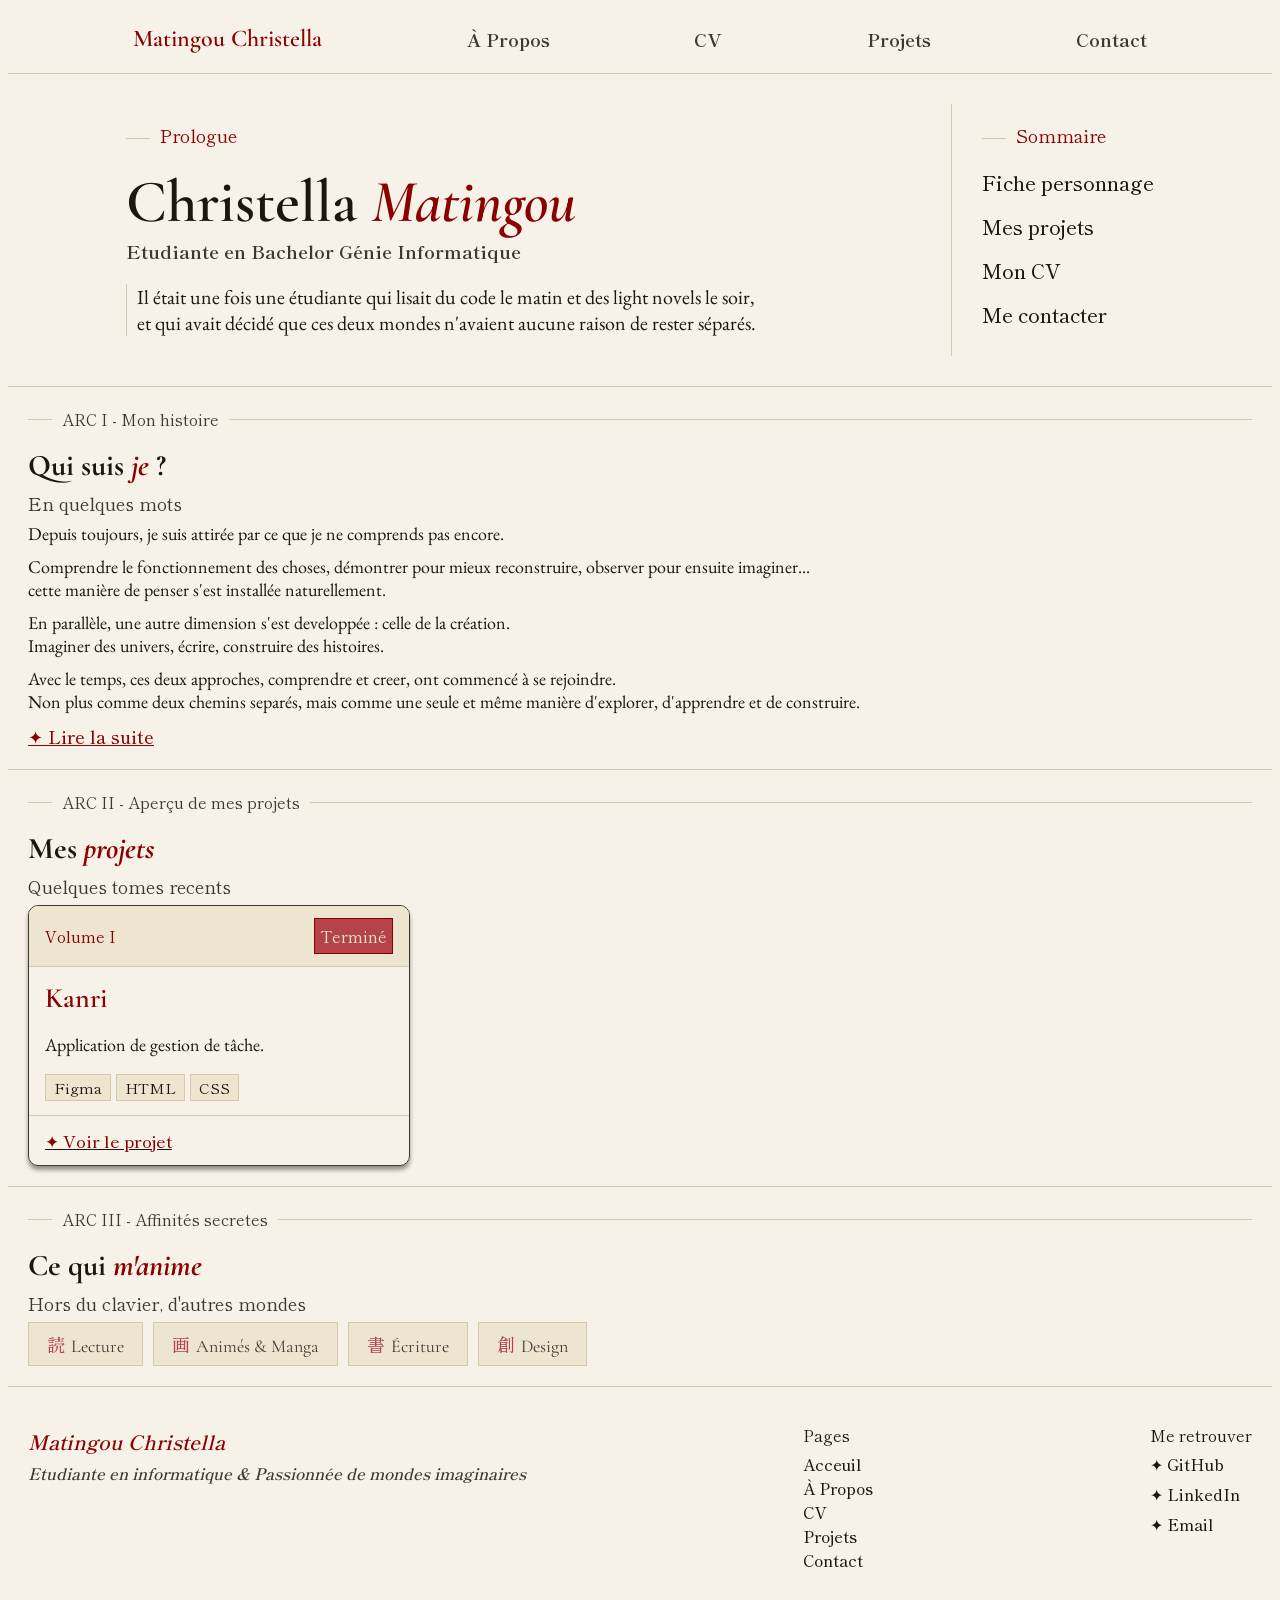
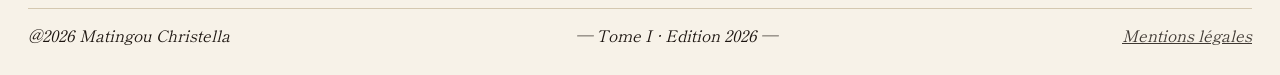
<file: home.html>
<!doctype html>
<html lang="fr">
  <head>
    <meta charset="UTF-8" />
    <meta name="viewport" content="width=device-width, initial-scale=1.0" />
    <title>Portfolio - Accueil</title>
    <link rel="stylesheet" href="style.css" />
  </head>
  <body>
    <header>
      <nav class="navigation">
        <ul>
          <li><a href="home.html" class="logo-name">Matingou Christella</a></li>
          <li><a href="aboutme.html">À Propos</a></li>
          <li><a href="cv.html">CV</a></li>
          <li><a href="project.html">Projets</a></li>
          <li><a href="contact.html">Contact</a></li>
        </ul>
      </nav>
      <hr />
    </header>
    <main>
      <section class="presentation-zone">
        <div class="prologue-zone">
          <p class="chapter-label">Prologue</p>
          <h1 class="main-title">Christella <em>Matingou</em></h1>
          <p class="subtitle">Etudiante en Bachelor Génie Informatique</p>
          <p class="presentation">
            Il était une fois une étudiante qui lisait du code le matin et des
            light novels le soir,<br />
            et qui avait décidé que ces deux mondes n'avaient aucune raison de
            rester séparés.
          </p>
        </div>
        <div class="Summary-zone">
          <p class="chapter-label">Sommaire</p>
          <ul class="summary-list">
            <li><a href="aboutme.html">Fiche personnage</a></li>
            <li><a href="project.html">Mes projets</a></li>
            <li><a href="cv.html">Mon CV</a></li>
            <li><a href="contact.html">Me contacter</a></li>
          </ul>
        </div>
      </section>
      <hr />
      <section class="first-arc">
        <p class="arc-label">ARC I - Mon histoire</p>
        <h2 class="arc-label-main-title">Qui suis <em>je</em> ?</h2>
        <p class="arc-label-subtitle">En quelques mots</p>
        <div class="first-arc-contents">
          <p class="arc-story">
            Depuis toujours, je suis attirée par ce que je ne comprends pas
            encore.
          </p>
          <p class="arc-story">
            Comprendre le fonctionnement des choses, démontrer pour mieux
            reconstruire, observer pour ensuite imaginer...<br />
            cette manière de penser s'est installée naturellement.
          </p>
          <p class="arc-story">
            En parallèle, une autre dimension s'est developpée : celle de la
            création.<br />
            Imaginer des univers, écrire, construire des histoires.
          </p>
          <p class="arc-story">
            Avec le temps, ces deux approches, comprendre et creer, ont commencé
            à se rejoindre. <br />Non plus comme deux chemins separés, mais
            comme une seule et même manière d'explorer, d'apprendre et de
            construire.
          </p>
          <a href="aboutme.html">✦ Lire la suite</a>
        </div>
      </section>
      <hr />
      <section class="second-arc">
        <p class="arc-label">ARC II - Aperçu de mes projets</p>
        <h2 class="arc-label-main-title">Mes <em>projets</em></h2>
        <p class="arc-label-subtitle">Quelques tomes recents</p>
        <article class="first-project">
          <div class="project-card">
            <div class="project-card-top">
              <p class="project-card-title">Volume I</p>
              <p class="project-card-statut">Terminé</p>
            </div>
            <div class="project-card-content">
              <h2 class="project-title">Kanri</h2>
              <div class="project-description">
                <p class="decription-project">
                  Application de gestion de tâche.
                </p>
              </div>
              <div class="project-tags">
                <span class="project-tag">Figma</span>
                <span class="project-tag">HTML</span>
                <span class="project-tag">CSS</span>
              </div>
            </div>
            <div class="project-card-bottom">
              <div class="project-link">
                <a href="Projets/Kanri.html">✦ Voir le projet </a>
              </div>
            </div>
          </div>
        </article>
      </section>
      <hr />
      <section class="third-arc">
        <p class="arc-label">ARC III - Affinités secretes</p>
        <h2 class="arc-label-main-title">Ce qui <em>m'anime</em></h2>
        <p class="arc-label-subtitle">Hors du clavier, d'autres mondes</p>
        <div class="chips">
          <span class="chip"><span class="chip-kanji">読</span>Lecture</span>
          <span class="chip"
            ><span class="chip-kanji">画</span>Animés & Manga</span
          >
          <span class="chip"><span class="chip-kanji">書</span>Écriture</span>
          <span class="chip"><span class="chip-kanji">創</span>Design</span>
        </div>
      </section>
    </main>
    <footer>
      <hr />
      <section class="footer-top">
        <div class="footer-title">
          <p class="footer-logo">Matingou Christella</p>
          <p class="footer-subtitle">
            Etudiante en informatique & Passionnée de mondes imaginaires
          </p>
        </div>
        <div clas="footer-nav">
          <p class="footer-nav-title">Pages</p>
          <ul class="foot-nav">
            <li><a href="home.html">Acceuil</a></li>
            <li><a href="aboutme.html">À Propos</a></li>
            <li><a href="cv.html">CV</a></li>
            <li><a href="project.html">Projets</a></li>
            <li><a href="contact.html">Contact</a></li>
          </ul>
        </div>
        <div class="footer-social">
          <p class="footer-social-title">Me retrouver</p>
          <ul class="foot-nav">
            <li><a href="#">✦ GitHub</a></li>
            <li><a href="#">✦ LinkedIn</a></li>
            <li><a href="christellamatingou@gmail.com">✦ Email</a></li>
          </ul>
        </div>
      </section>
      <section class="footer-bottom">
        <span>@2026 Matingou Christella</span>
        <span>— Tome I · Edition 2026 —</span>
        <a href="mentions.html">Mentions légales</a>
      </section>
    </footer>
  </body>
</html>
</file>
<file: style.css>
/*Police globale*/
@import url("https://fonts.googleapis.com/css2?family=Cormorant+Garamond:ital,wght@0,300..700;1,300..700&family=Inter:ital,opsz,wght@0,14..32,100..900;1,14..32,100..900&family=Shippori+Mincho&display=swap");
@import url("https://fonts.googleapis.com/css2?family=Inter:ital,opsz,wght@0,14..32,100..900;1,14..32,100..900&family=Shippori+Mincho&display=swap");
@import url("https://fonts.googleapis.com/css2?family=Cormorant+Garamond:ital,wght@0,300..700;1,300..700&family=EB+Garamond:ital,wght@0,400..800;1,400..800&family=Inter:ital,opsz,wght@0,14..32,100..900;1,14..32,100..900&family=Shippori+Mincho&display=swap");
/*Variables CSS globales*/
:root {
  --back-color: #f7f2e8;
  --main-color: #1c1510;
  --main-accent: #8b0000;
  --soft-accent: #b5434a;
  --border-color: #d4c8b0;
  --sub-color: #3e3832;
  --back-color-dark: #ede5d0;
  --primary-font: "Cormorant Garamond", serif;
  --secondary-font: "Shippori Mincho", serif;
  --tertiary-font: "EB Garamond", serif;
}
/*Variables mode sombre*/
:root.dark {
  --back-color: #0e0b09;
  --main-color: #ede5d0;
  --main-accent: #c0282e;
  --soft-accent: #8b0000;
  --border-color: #2a2018;
  --sub-color: #a08878;
  --back-color-dark: #1a1208;
}

/*Style global*/
body {
  background-color: var(--back-color);
  color: var(--main-color);
  padding: 0;
  min-height: 100vh;
  display: flex;
  flex-direction: column;
}
main {
  flex: 1;
}
nav ul {
  list-style: none;
  display: flex;
  align-items: center;
  justify-content: space-evenly;
  gap: 20px;
  padding: 0;
  font-family: var(--secondary-font);
}
.logo-name {
  font-family: var(--primary-font);
  font-size: 24px;
  color: var(--main-accent);
  font-weight: 600;
}
nav a {
  text-decoration: none;
  color: var(--sub-color);
  font-weight: bold;
  font-size: 18px;
}
nav a:hover {
  color: var(--soft-accent);
}
hr {
  border: none;
  border-top: 1px solid;
  border-color: var(--border-color);
  margin: 20px 0;
}
div a:hover {
  color: var(--soft-accent);
  text-decoration: underline;
}
/*footer*/
footer {
  font-family: var(--secondary-font);
}
.footer-top {
  display: flex;
  justify-content: space-between;
  align-items: flex-start;
  gap: 20px;
  margin: 20px;
}
.footer-bottom {
  display: flex;
  justify-content: space-between;
  align-items: center;
  margin: 20px;
  border-top: 1px solid var(--border-color);
  padding-top: 14px;
}
.footer-nav ul,
.footer-social ul {
  list-style: none;
  padding: 0;
  display: flex;
  flex-direction: column;
  gap: 6px;
}
.foot-nav {
  margin-top: 2px;
  font-size: 16px;
}
.footer-logo {
  font-size: 20px;
  margin-bottom: 5px;
  font-style: italic;
  font-weight: 600;
  color: var(--main-accent);
}
.footer-subtitle {
  font-size: 16px;
  color: var(--sub-color);
  margin-top: 5px;
  font-style: italic;
  font-weight: 600;
}
.footer-nav-title {
  font-size: 16x;
  margin-bottom: 5px;
}
.footer-social-title {
  font-size: 16px;
  margin-bottom: 5px;
}
.footer-bottom {
  font-size: 16px;
  font-style: italic;
}
.footer-bottom a {
  color: var(--sub-color);
  text-decoration: underline;
  text-decoration-color: var(--sub-color);
}
/*page d'accueil*/

.presentation-zone {
  display: flex;
  padding: 10px 20px;
  justify-content: space-around;
}
div ul {
  list-style: none;
  padding: 0;
  font-family: var(--secondary-font);
  font-size: 20px;
}
div a {
  text-decoration: none;
  color: var(--main-color);
  font-weight: 500;
}

.Summary-zone {
  align-items: center;
  border-left: 1px solid var(--border-color);
  padding-left: 30px;
}
.summary-list {
  display: flex;
  flex-direction: column;
  align-items: flex-start;
  gap: 15px;
}
.presentation {
  font-family: var(--tertiary-font);
  font-size: 20px;
  padding-left: 10px;
  border-left: 0.5px solid var(--border-color);
}

.chapter-label {
  font-family: var(--secondary-font);
  font-size: 18px;
  color: var(--main-accent);
}

.chapter-label::before {
  content: "";
  display: inline-block;
  width: 24px;
  height: 1px;
  background-color: var(--border-color);
  vertical-align: middle;
  margin-right: 10px;
}
.main-title {
  font-family: var(--primary-font);
  font-size: 60px;
  font-weight: 600;
  color: var(--main-color);
  margin: auto;
}
em {
  color: var(--main-accent);
}
.subtitle {
  font-family: var(--secondary-font);
  font-size: 18px;
  font-weight: 700;
  color: var(--sub-color);
  margin: 0;
}
.first-arc,
.second-arc,
.third-arc {
  display: flex;
  flex-direction: column;
  padding: 0 20px;
}

.arc-label {
  font-family: var(--secondary-font);
  font-size: 16px;
  color: var(--sub-color);
  margin-top: 0;
  display: flex;
  align-items: center;
}
.arc-label::before {
  content: "";
  display: inline-block;
  width: 24px;
  height: 1px;
  background-color: var(--border-color);
  vertical-align: middle;
  margin-right: 10px;
}
.arc-story {
  font-family: var(--tertiary-font);
  font-size: 18px;
  color: var(--main-color);
  margin: 0;
}
.arc-label::after {
  content: "";
  display: inline-block;
  flex: 1;
  height: 1px;
  background-color: var(--border-color);
  vertical-align: middle;
  margin-left: 10px;
}
.arc-label-main-title {
  font-family: var(--primary-font);
  font-size: 30px;
  margin: 0;
  padding-bottom: 6px;
}
.arc-label-subtitle {
  font-family: var(--secondary-font);
  font-size: 18px;
  color: var(--sub-color);
  margin: 0;
  padding-bottom: 6px;
}
.first-arc-contents {
  display: flex;
  flex-direction: column;
  gap: 10px;
}
.first-arc-contents a {
  font-size: 18px;
  font-family: var(--secondary-font);
  color: var(--main-accent);
  text-decoration: underline;
}
.chips {
  display: flex;
  gap: 10px;
}
.chip {
  font-family: var(--primary-font);
  font-size: 18px;
  color: var(--sub-color);
  padding: 8px 18px;
  border: 1px solid var(--border-color);
  background: var(--back-color-dark);
}
.chip-kanji {
  font-family: var(--secondary-font);
  font-size: 18px;
  color: var(--soft-accent);
  margin-right: 6px;
  font-weight: 500;
}
/*Page À Propos*/
.name-part {
  font-family: var(--primary-font);
  font-size: 35px;
  color: var(--main-color);
  margin: 5px;
}
.class-part {
  font-family: var(--secondary-font);
  font-size: 18px;
  color: var(--main-accent);
  margin: 5px;
}
.part-label {
  font-family: var(--secondary-font);
  font-size: 16px;
  color: var(--sub-color);
  margin: 20px;
  display: flex;
  align-items: center;
}
.part-label::before {
  content: "";
  display: inline-block;
  width: 24px;
  height: 1px;
  background-color: var(--border-color);
  vertical-align: middle;
  margin-right: 10px;
}
.part-label::after {
  content: "";
  display: inline-block;
  flex: 1;
  height: 1px;
  background-color: var(--border-color);
  vertical-align: middle;
  margin-left: 10px;
}

.chapters {
  display: flex;
  flex-direction: column;
  gap: 16px;
  margin: 20px;
}
.chap-timeline {
  display: flex;
  flex-direction: column;
  align-items: center;
}
.chap-dot {
  width: 10px;
  height: 10px;
  border-radius: 50%;
  border: 1px solid var(--main-accent);
  background: var(--back-color);
  flex-shrink: 0;
}
.chap-line {
  flex: 1;
  width: 1px;
  background: var(--border-color);
  margin-top: 4px;
}
.first-chapter,
.second-chapter,
.third-chapter {
  display: flex;
  gap: 16px;
}

.statut {
  display: flex;
  align-items: center;
  margin: 20px;
}

.chap-num {
  font-family: var(--secondary-font);
  color: var(--main-accent);
  font-size: 17px;
}
.chap-title {
  font-family: var(--primary-font);
  color: var(--main-color);
  font-size: 25px;
  margin: 5px;
}
.chap-text {
  font-family: var(--tertiary-font);
  color: var(--main-color);
  font-size: 19px;
}
.stats-zone {
  display: grid;
  grid-template-columns: 1fr 1fr;
  gap: 8px 20px;
}
.stat-part {
  display: flex;
  flex-direction: column;
  gap: 3px;
  padding: 8px 10px;
  border: 0.5px solid var(--border-color);
  background-color: var(--back-color-dark);
}
.infos-part-zone {
  display: flex;
  flex-direction: column;
  gap: 15px;
  flex: 1;
}
.stat-name {
  margin: 0;
  font-family: var(--secondary-font);
  font-size: 16px;
  color: var(--sub-color);
  padding-bottom: 6px;
}
.stat-value {
  margin: 0;
  padding-bottom: 6px;
  font-family: var(--tertiary-font);
  font-size: 18px;
  color: var(--main-color);
}
.hobbies-zone {
  display: grid;
  grid-template-columns: 1fr 1fr;
  gap: 10px;
}
.hobbies-card {
  display: flex;
  align-items: flex-start;
  padding: 12px;
  border: 1px solid var(--border-color);
  background-color: var(--back-color-dark);
  gap: 12px;
}
.hobby-kanji {
  font-family: var(--secondary-font);
  font-size: 25px;
  color: var(--soft-accent);
  font-weight: 500;
}
.hobby-name {
  font-size: 20px;
  font-family: var(--primary-font);
  color: var(--main-color);
  margin-bottom: 5px;
}
.hobby-value {
  font-size: 17px;
  font-family: var(--tertiary-font);
  color: var(--sub-color);
  margin: 10px;
}
/*Page Contact*/
.epilogue-zone {
  display: flex;
  align-items: center;
  flex-direction: column;
  justify-content: center;
}
.epilogue-label {
  font-family: var(--secondary-font);
  font-size: 20px;
  color: var(--sub-color);
  margin: 10px;
}
.epilogue-label::before {
  content: "";
  display: inline-block;
  width: 300px;
  height: 1px;
  background-color: var(--border-color);
  vertical-align: middle;
  margin-right: 10px;
}
.epilogue-label::after {
  content: "";
  display: inline-block;
  width: 300px;
  height: 1px;
  background-color: var(--border-color);
  vertical-align: middle;
  margin-left: 10px;
}
.epilogue-title {
  font-family: var(--primary-font);
  font-size: 45px;
  margin: 5px;
}
.epilogue-subtitle {
  font-family: var(--secondary-font);
  color: var(--sub-color);
  font-size: 17px;
  margin: 2px;
  font-weight: 600;
}
.contact-zone {
  display: flex;
  margin: 20px;
  gap: 20px;
}
.find-me-label {
  font-family: var(--secondary-font);
  font-size: 20px;
  margin-top: 10px;
}
.find-me-label::before {
  content: "";
  display: inline-block;
  width: 35px;
  height: 1px;
  background-color: var(--border-color);
  vertical-align: middle;
  margin-right: 10px;
}
.find-me-label::after {
  content: "";
  display: inline-block;
  width: 110px;
  height: 1px;
  background-color: var(--border-color);
  vertical-align: middle;
  margin-left: 10px;
}
.find-me-info {
  display: flex;
  flex-direction: column;
  font-family: var(--secondary-font);
  font-size: 16px;
}
.find-me-part {
  width: 350px;
  padding-right: 50px;
  border-right: 1px solid;
  border-color: var(--border-color);
}
.email-part {
  display: flex;
  gap: 15px;
}
.email-zone {
  display: flex;
  flex-direction: column;
  gap: 5px;
}
.email-text-title,
.link-title {
  margin: 0;
}
.email-text,
.link-text {
  margin: 0;
  color: var(--main-accent);
}

.link-part {
  display: flex;
  gap: 15px;
}
.link-zone {
  display: flex;
  flex-direction: column;
  gap: 5px;
}
.form-part-label {
  font-family: var(--secondary-font);
  font-size: 20px;
  margin-top: 10px;
  display: flex;
  align-items: center;
}
.form-part-label::before {
  content: "";
  display: inline-block;
  width: 35px;
  height: 1px;
  background-color: var(--border-color);
  vertical-align: middle;
  margin-right: 10px;
}
.form-part-label::after {
  content: "";
  display: inline-block;
  flex: 1;
  height: 1px;
  background-color: var(--border-color);
  vertical-align: middle;
  margin-left: 10px;
}
.form-part {
  display: flex;
  flex-direction: column;
  flex: 1;
}
.form-zone {
  font-size: 18px;
  font-family: var(--secondary-font);
}
.form-row {
  display: flex;
  flex-direction: column;
}

.form-group {
  display: flex;
  flex-direction: column;
  padding-bottom: 10px;
}
.form-group input {
  width: 85%;
  padding: 8px 12px;
  font-size: 16px;
  background-color: var(--back-color-dark);
  border-color: var(--border-color);
  font-family: var(--tertiary-font);
  border: 0.5px solid;
}
.form-group textarea {
  width: 85%;
  padding: 10px 12px;
  height: 175px;
  font-size: 16px;
  background-color: var(--back-color-dark);
  font-family: var(--tertiary-font);
}
.form-group label {
  padding-bottom: 10px;
}
button {
  font-size: 16px;
  background-color: var(--main-accent);
  color: var(--back-color);
  font-family: var(--secondary-font);
  padding: 12px 28px;
  width: 89%;
  margin-top: 10px;
}
/*Page Mentions legales*/
.mentions-titles {
  display: flex;
  align-items: center;
  flex-direction: column;
  justify-content: center;
}
.mentions-label {
  font-family: var(--secondary-font);
  font-size: 20px;
  color: var(--sub-color);
  margin: 10px;
}
.mentions-label::before {
  content: "";
  display: inline-block;
  width: 300px;
  height: 1px;
  background-color: var(--border-color);
  vertical-align: middle;
  margin-right: 10px;
}
.mentions-label::after {
  content: "";
  display: inline-block;
  width: 300px;
  height: 1px;
  background-color: var(--border-color);
  vertical-align: middle;
  margin-left: 10px;
}
.mentions-title {
  font-family: var(--primary-font);
  font-size: 45px;
  margin: 5px;
}
.mentions-subtitle {
  font-family: var(--secondary-font);
  color: var(--sub-color);
  font-size: 17px;
  margin: 2px;
  font-weight: 600;
}
.label {
  font-family: var(--secondary-font);
  color: var(--sub-color);
  font-size: 18px;
}
.label::before {
  content: "";
  display: inline-block;
  width: 40px;
  height: 1px;
  background-color: var(--border-color);
  vertical-align: middle;
  margin-right: 10px;
}
.label::after {
  content: "";
  display: inline-block;
  width: 400px;
  height: 1px;
  background-color: var(--border-color);
  vertical-align: middle;
  margin-left: 10px;
}
.mention {
  display: flex;
  justify-content: center;
  align-items: center;
  flex-direction: column;
}
.info-value {
  display: flex;
  flex-direction: column;
}
.name-mention {
  display: inline-flex;
  font-family: var(--secondary-font);
  font-size: 18px;
  justify-content: space-between;
}
.statut-mention {
  display: inline-flex;
  justify-content: space-between;
  font-family: var(--secondary-font);
  font-size: 18px;
}
.mail-mention {
  display: inline-flex;
  justify-content: space-between;
  font-family: var(--secondary-font);
  font-size: 18px;
  gap: 263px;
}
.hebergeur-mention {
  display: inline-flex;
  justify-content: space-between;
  font-family: var(--secondary-font);
  font-size: 18px;
  gap: 430px;
}
.address-mention {
  display: inline-flex;
  justify-content: space-between;
  font-family: var(--secondary-font);
  font-size: 18px;
}
.text {
  display: flex;
  justify-content: center;
  font-family: var(--tertiary-font);
  color: var(--main-color);
  width: 650px;
  font-size: 18px;
  margin: 0;
}
.text-mentions {
  margin: 0;
}

/*page CV*/
.cv-title-zone {
  display: flex;
  flex-direction: column;
  align-items: center;
  justify-content: center;
}
.cv-label {
  font-family: var(--secondary-font);
  font-size: 20px;
  color: var(--sub-color);
  margin: 10px;
}
.cv-label::before {
  content: "";
  display: inline-block;
  width: 300px;
  height: 1px;
  background-color: var(--border-color);
  vertical-align: middle;
  margin-right: 10px;
}
.cv-label::after {
  content: "";
  display: inline-block;
  width: 300px;
  height: 1px;
  background-color: var(--border-color);
  vertical-align: middle;
  margin-left: 10px;
}
.cv-main-title {
  font-family: var(--primary-font);
  font-size: 45px;
  margin: 5px;
}
.cv-subtitle {
  font-family: var(--secondary-font);
  color: var(--sub-color);
  font-size: 17px;
  margin: 2px;
  font-weight: 600;
}
.cv-contents {
  display: flex;
}
.cv-left-parts {
  display: flex;
  flex-direction: column;
  gap: 6px;
  margin: 20px;
  padding-right: 50px;
  border-right: 0.5px solid;
  border-color: var(--border-color);
}
.cv-part-title {
  font-family: var(--secondary-font);
  font-size: 18px;
  color: var(--main-accent);
  padding-bottom: 6px;
  border-bottom: 0.5px solid;
  border-color: var(--border-color);
  margin-top: 0;
}
.cv-part {
  font-family: var(--tertiary-font);
  font-size: 17px;
  color: var(--main-color);
}
.skills-contents {
  display: flex;
  flex-direction: column;
  gap: 3px;
  margin-bottom: 10px;
}
.skill-name {
  display: flex;
  justify-content: space-between;
  align-items: center;
  width: 350px;
  margin: 0;
}
.skill-bar {
  height: 2px;
  background-color: var(--border-color);
  border-radius: 1px;
  overflow: hidden;
}
.skill-fill {
  height: 100%;
  background-color: var(--soft-accent);
  border-radius: 1px;
}
.s1,
.s3 {
  width: 90%;
}
.s2 {
  width: 85%;
}
.s4 {
  width: 60%;
}
.s5 {
  width: 45%;
}
.s6 {
  width: 45%;
}
.s7 {
  width: 60%;
}
.s8 {
  width: 75%;
}
.s9 {
  width: 70%;
}
.s10 {
  width: 50%;
}
.language-contents {
  display: flex;
  justify-content: space-between;
  padding-bottom: 10px;
  border-bottom: 0.5px solid;
  border-color: var(--border-color);
}
.language-contents:last-child {
  border-bottom: none;
}
.language-name {
  margin: 0;
}
.language-level {
  margin: 0;
}
.cv-right-parts {
  display: flex;
  flex-direction: column;
  gap: 6px;
  margin: 20px;
  width: stretch;
}
.cv-infos-zone {
  display: flex;
}
.cv-infos-timeline {
  display: flex;
  flex-direction: column;
  align-items: center;
}
.cv-dot {
  width: 10px;
  height: 10px;
  border-radius: 50%;
  border: 1px solid var(--main-accent);
  background: var(--back-color);
  flex-shrink: 0;
}
.cv-line {
  flex: 1;
  width: 1px;
  background: var(--border-color);
  margin-top: 4px;
}
.cv-infos-contents {
  padding-left: 15px;
  padding-bottom: 15px;
}
.cv-infos-contents p {
  margin: 0;
  padding-bottom: 5px;
}
.cv-info-date {
  color: var(--main-accent);
}
.cv-info-title {
  font-family: var(--primary-font);
  font-size: 18px;
  font-weight: 600;
}
.cv-info-desc ::before {
  content: "✦";
}
/*Page Projets*/
.project-title-zone {
  display: flex;
  flex-direction: column;
  align-items: center;
  justify-content: center;
}
.project-label {
  font-family: var(--secondary-font);
  font-size: 20px;
  color: var(--sub-color);
  margin: 10px;
}
.project-label::before {
  content: "";
  display: inline-block;
  width: 300px;
  height: 1px;
  background-color: var(--border-color);
  vertical-align: middle;
  margin-right: 10px;
}
.project-label::after {
  content: "";
  display: inline-block;
  width: 300px;
  height: 1px;
  background-color: var(--border-color);
  vertical-align: middle;
  margin-left: 10px;
}
.project-main-title {
  font-family: var(--primary-font);
  font-size: 45px;
  margin: 5px;
}
.project-subtitle {
  font-family: var(--secondary-font);
  color: var(--sub-color);
  font-size: 17px;
  margin: 2px;
  font-weight: 600;
  padding-bottom: 10px;
}
.Project-zone {
  margin: 20px;
}
.project-grid {
  display: flex;
  gap: 20px;
}
.project-card {
  border-radius: 10px;
  display: flex;
  flex-direction: column;
  border: 1px solid;
  border-color: var(--sub-color);
  border-width: 1px;
  overflow: hidden;
  box-shadow: 0 4px 4px rgba(0, 0, 0, 0.4);
  max-width: 380px;
  max-height: 450px;
}

.project-card-top {
  padding: 12px 16px;
  display: flex;
  justify-content: space-between;
  align-items: center;
  border-bottom: 1px solid;
  border-color: var(--border-color);
  background-color: var(--back-color-dark);
  font-family: var(--secondary-font);
}
.project-card-title {
  font-size: 16px;
  color: var(--main-accent);
  margin: 0;
}
.project-card-statut {
  border: 0.5px solid;
  border-color: var(--main-accent);
  padding: 5px;
  background-color: rgba(181, 67, 74, 1);
  color: #ede5d0;
  margin: 0;
}
.project-card-content {
  padding: 14px 16px;
  display: flex;
  flex-direction: column;
  font-family: var(--secondary-font);
  border-bottom: 1px solid;
  border-color: var(--border-color);
}
.project-title {
  font-family: var(--primary-font);
  font-size: 28px;
  color: var(--main-accent);
  font-weight: 600;
  margin: 0;
}
.project-tags {
  display: flex;
  flex-wrap: wrap;
  gap: 5px;
}
.project-tag {
  font-size: 15px;
  padding: 2px 8px;
  border: 1px solid var(--border-color);
  background-color: var(--back-color-dark);
  font-family: var(--secondary-font);
}
.project-description {
  font-family: var(--tertiary-font);
  font-size: 18px;
}
.project-card-bottom {
  padding: 12px 16px;
  font-family: var(--secondary-font);
  font-size: 17px;
  text-decoration: underline;
}
.project-link a {
  color: var(--main-accent);
}
/*page projet 1*/
.kanri-titles-zone {
  margin: 20px;
}
.kanri-label {
  font-family: var(--secondary-font);
  font-size: 20px;
  color: var(--soft-accent);
  margin: 10px;
}
.kanri-label::before {
  content: "";
  display: inline-block;
  width: 24px;
  height: 1px;
  background-color: var(--border-color);
  vertical-align: middle;
  margin-right: 10px;
}
.kanri-main-title {
  font-family: var(--primary-font);
  font-size: 45px;
  margin: 5px;
  color: var(--main-accent);
}
.kanri-subtitle {
  font-family: var(--secondary-font);
  color: var(--sub-color);
  font-size: 17px;
  margin: 2px;
  font-weight: 600;
  padding-bottom: 12px;
}
.project-banner {
  width: 100%;
  height: 230px;
  object-fit: cover;
  border-radius: 10px;
}
/*.imag-project {
  margin: 20px;
}*/
.project-infos {
  display: flex;
  gap: 16px;
  font-family: var(--secondary-font);
}
.project-infos-item {
  display: flex;
  gap: 6px;
  flex-direction: column;
}
.project-infos-label {
  color: var(--sub-color);
  padding-bottom: 3px;
  border-bottom: 0.3px solid var(--sub-color);
}
.project-description-label {
  font-family: var(--secondary-font);
  font-size: 18px;
  margin: 5px 20px;
}
.project-description-label::before {
  content: "";
  display: inline-block;
  width: 24px;
  height: 1px;
  background-color: var(--border-color);
  vertical-align: middle;
  margin-right: 10px;
}
.project-description-label::after {
  content: "";
  display: inline-block;
  width: 88%;
  height: 1px;
  background-color: var(--border-color);
  vertical-align: middle;
  margin-left: 10px;
}
.project-description-content {
  margin: 20px;
}
.used-skill-zone {
  margin: 20px;
}
.used-skills-label {
  font-family: var(--secondary-font);
  font-size: 18px;
}
.used-skills-label::before {
  content: "";
  display: inline-block;
  width: 24px;
  height: 1px;
  background-color: var(--border-color);
  vertical-align: middle;
  margin-right: 10px;
}
.used-skills-label::after {
  content: "";
  display: inline-block;
  width: 80%;
  height: 1px;
  background-color: var(--border-color);
  vertical-align: middle;
  margin-left: 10px;
}
.back-link a {
  display: flex;
  align-items: center;
}
.back-icon {
  display: flex;
  align-items: center;
}

/*────────────────────────────────────Responsive Design────────────────────────────────────*/

@media (max-width: 768px) {
  /* Navigation */
  nav ul {
    justify-content: center;
    gap: 10px;
  }
  .logo-name {
    font-size: 18px;
    width: 100%;
    text-align: center;
  }
  nav a {
    font-size: 16px;
  }
  /* HOME */
  .presentation-zone {
    flex-direction: column;
    gap: 20px;
  }
  .Summary-zone {
    border-left: none;
    border-top: 1px solid var(--border-color);
    padding-left: 0;
    padding-top: 20px;
  }
  .main-title {
    font-size: 36px;
  }
  .chips {
    flex-wrap: wrap;
  }

  /* ABOUT ME */
  .statut {
    flex-direction: column;
    align-items: flex-start;
  }
  .stats-zone {
    grid-template-columns: 1fr;
  }
  .skill-name {
    width: 100%;
  }

  /* CV  */
  .cv-contents {
    flex-direction: column;
  }
  .cv-left-parts {
    border-right: none;
    border-bottom: 1px solid var(--border-color);
    padding-right: 0;
    padding-bottom: 20px;
  }

  /* PROJETS  */
  .project-grid {
    flex-direction: column;
  }
  .project-card {
    max-width: 100%;
  }
  .project-label::before,
  .project-label::after {
    width: 60px;
  }

  /* FOOTER  */
  .footer-top {
    gap: 24px;
  }
  .footer-bottom {
    flex-direction: column;
    gap: 8px;
    text-align: center;
  }

  /*  CONTACT  */
  .contact-zone {
    flex-direction: column;
    gap: 20px;
  }
  /* ── MENTIONS LÉGALES ── */
  .mentions-titles {
    padding: 0 16px;
    text-align: center;
  }

  .info-value {
    padding: 0 16px;
  }

  .name-mention,
  .statut-mention,
  .mail-mention,
  .hebergeur-mention,
  .address-mention {
    flex-direction: column;
    gap: 4px;
  }

  .propriete-rule,
  .data-rule {
    font-size: 14px;
    padding: 0 16px;
  }
}
/*────────────────────────────────────MODE DARK BUTTONPART ────────────────────────────────────*/
.toggle-btn {
  background: none; 
  border: 1px solid var(--border-color);
  color: var(--main-color);
  cursor: pointer;
  font-size: 16px;
  padding: 4px 10px;
  margin-top: 0;
  font-family: var(--secondary-font);
}

.toggle-btn:hover {
  border-color: var(--main-accent);
  color: var(--main-accent);
}
</file>
